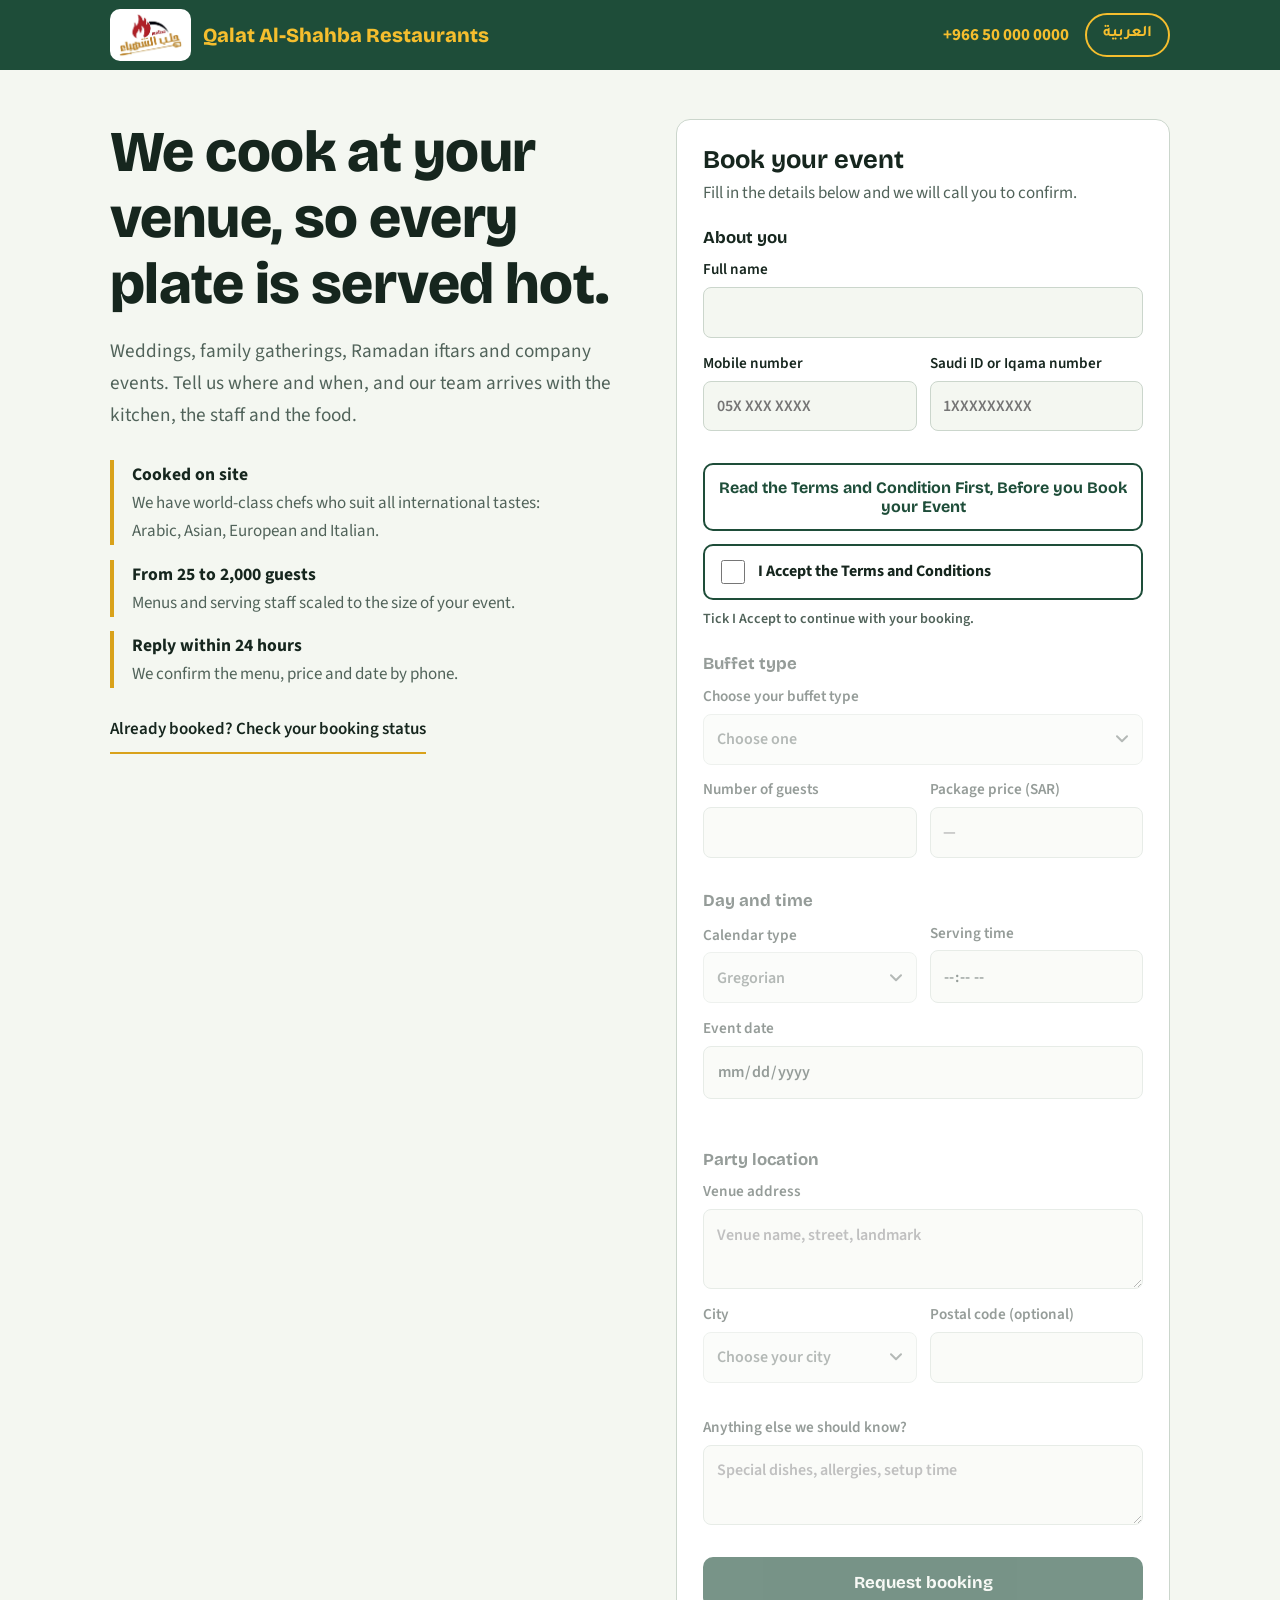
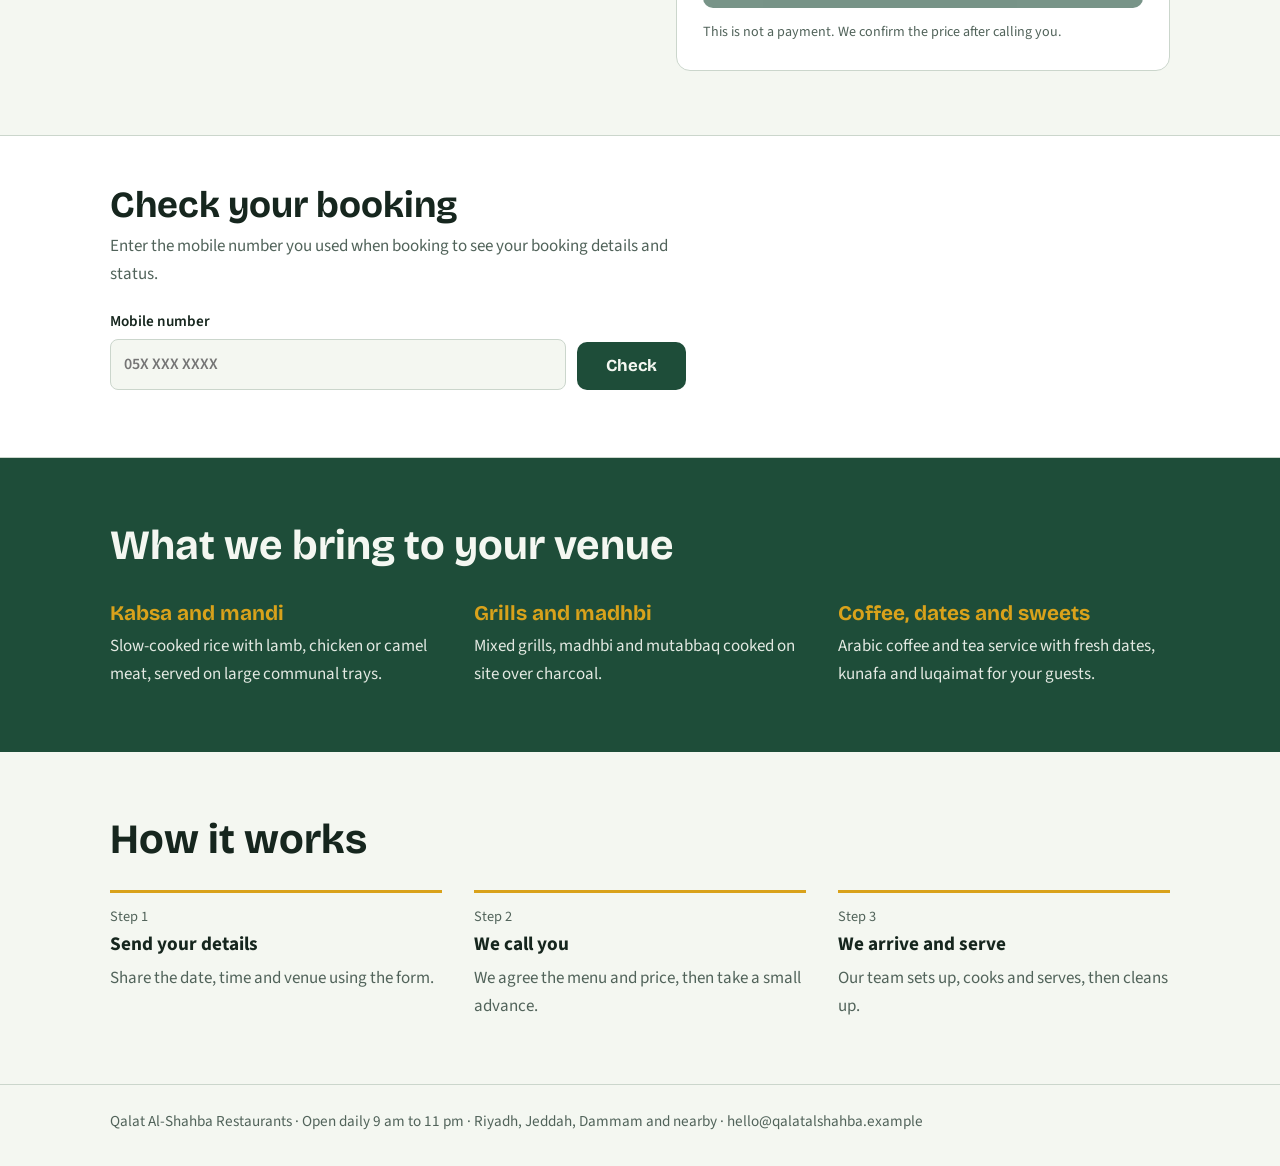
<file: index.html>
<!DOCTYPE html>
<html lang="en" dir="ltr">
<head>
<meta charset="utf-8">
<meta name="viewport" content="width=device-width, initial-scale=1, viewport-fit=cover">
<meta name="format-detection" content="telephone=no, date=no, address=no, email=no">
<meta name="color-scheme" content="light only">
<meta name="theme-color" content="#1E4D39">
<title>Qalat Al-Shahba Restaurants – Outside Catering</title>
<link rel="icon" type="image/png" href="logo.png">
<link rel="stylesheet" href="https://fonts.googleapis.com/css2?family=Bricolage+Grotesque:wght@500;700;800&family=Source+Sans+3:wght@400;600&family=Tajawal:wght@400;500;700;800&display=swap">
<link rel="stylesheet" href="style.css">
</head>
<body>
<header class="site">
  <div class="wrap bar">
  <a class="brand" href="#">
    <img class="mark" src="logo.png" alt="" width="120" height="76">
    <span class="name" data-i18n="logo">Qalat Al-Shahba Restaurants</span>
  </a>
  <div class="tools">
    <a class="call" dir="ltr" href="tel:+966500000000">+966 50 000 0000</a>
    <button class="lang" id="lang" type="button" aria-label="Switch language">العربية</button>
  </div>
  </div>
</header>

<div class="wrap">
  <section class="hero">
    <div>
      <h1 data-i18n="h1">We cook at your venue, so every plate is served hot.</h1>
      <p class="lead" data-i18n="lead">Weddings, family gatherings, Ramadan iftars and company events. Tell us where and when, and our team arrives with the kitchen, the staff and the food.</p>
      <ul class="facts">
        <li><b data-i18n="f1t">Cooked on site</b><span data-i18n="f1d">We have world-class chefs who suit all international tastes: Arabic, Asian, European and Italian.</span></li>
        <li><b data-i18n="f2t">From 25 to 2,000 guests</b><span data-i18n="f2d">Menus and serving staff scaled to the size of your event.</span></li>
        <li><b data-i18n="f3t">Reply within 24 hours</b><span data-i18n="f3d">We confirm the menu, price and date by phone.</span></li>
      </ul>
      <p class="trackhint"><a href="#track" data-i18n="trackLink">Already booked? Check your booking status</a></p>
    </div>

    <div class="card" id="book">
      <form id="form">
        <h2 data-i18n="bookTitle">Book your event</h2>
        <p class="sub" data-i18n="bookSub">Fill in the details below and we will call you to confirm.</p>

        <fieldset>
          <legend data-i18n="lgYou">About you</legend>
          <label><span data-i18n="name">Full name</span>
            <input name="name" required autocomplete="name">
          </label>
          <div class="row">
            <label><span data-i18n="phone">Mobile number</span>
              <input name="phone" type="tel" dir="ltr" required pattern="(\+966|00966|0)?5[0-9]{8}" placeholder="05X XXX XXXX" autocomplete="tel">
            </label>
            <label><span data-i18n="idno">Saudi ID or Iqama number</span>
              <input name="idno" dir="ltr" inputmode="numeric" maxlength="10" pattern="[12][0-9]{9}" placeholder="1XXXXXXXXX" autocomplete="off" required>
            </label>
          </div>
        </fieldset>

        <div class="terms-gate" id="termsGate">
          <a class="terms-link" id="termsLink" href="terms.html#conditions" data-i18n="termsBtn">Read the Terms and Condition First, Before you Book your Event</a>
          <label class="accept"><input type="checkbox" id="accept" autocomplete="off"><span data-i18n="accept">I Accept the Terms and Conditions</span></label>
          <p class="note" id="acceptHint" data-i18n="acceptHint">Tick I Accept to continue with your booking.</p>
        </div>

        <fieldset class="gated">
          <legend data-i18n="lgBuffet">Buffet type</legend>
          <label><span data-i18n="buffet">Choose your buffet type</span>
            <select name="buffet" id="buffet" required>
              <option value="" data-i18n="choose">Choose one</option>
              <option value="Ordinary" data-i18n="buffetOrd">Ordinary Buffet</option>
              <option value="VIP" data-i18n="buffetVip">Small Buffet only for Al-Baha</option>
              <option value="Coffee" data-i18n="buffetCoffee">Coffee break Buffet</option>
              <option value="VIPKing" data-i18n="buffetKing">VIP King Buffet</option>
              <option value="Silver" data-i18n="buffetSilver">Silver Buffet</option>
              <option value="Breakfast" data-i18n="buffetBreakfast">Breakfast Buffet</option>
            </select>
          </label>
          <div class="field" id="pkgBox" hidden>
            <span class="flabel" id="pkgLabel" data-i18n="pkg">Choose your package</span>
            <div class="pk" id="pk">
              <select name="package" id="package" required disabled tabindex="-1" aria-hidden="true">
                <option value="" data-i18n="choosePkg">Choose a package</option>
              </select>
              <button type="button" class="pk-btn" id="pkBtn" aria-haspopup="listbox" aria-expanded="false" aria-labelledby="pkgLabel"><span id="pkTxt"></span></button>
              <div class="pk-back" id="pkBack" hidden></div>
              <div class="pk-list" id="pkList" role="listbox" hidden></div>
            </div>
          </div>
          <p class="note" id="pkgInfo" aria-live="polite" hidden></p>
          <div class="field" id="cbBox" hidden>
            <span class="flabel" id="cbLabel" data-i18n="cb">Choose your menu items</span>
            <div class="pk" id="cb">
              <button type="button" class="pk-btn" id="cbBtn" aria-haspopup="listbox" aria-expanded="false" aria-labelledby="cbLabel"><span id="cbTxt"></span></button>
              <div class="pk-back" id="cbBack" hidden></div>
              <div class="pk-list" id="cbList" role="listbox" aria-multiselectable="true" hidden></div>
            </div>
            <p class="note" id="cbInfo" aria-live="polite" hidden></p>
          </div>
          <div class="row">
            <label><span data-i18n="guests">Number of guests</span>
              <input name="guests" type="number" dir="ltr" min="10" max="5000" required>
            </label>
            <label id="priceBox"><span data-i18n="pkgPrice">Package price (SAR)</span>
              <input id="pkgPrice" dir="ltr" readonly tabindex="-1" placeholder="—" style="font-weight:700">
            </label>
          </div>
        </fieldset>

        <fieldset class="gated">
          <legend data-i18n="lgWhen">Day and time</legend>
          <div class="row">
            <label><span data-i18n="calType">Calendar type</span>
              <select name="cal" id="cal">
                <option value="G" data-i18n="calG">Gregorian</option>
                <option value="H" data-i18n="calH">Hijri</option>
              </select>
            </label>
            <label><span data-i18n="time">Serving time</span>
              <input name="time" type="time" dir="ltr" required>
            </label>
          </div>
          <div id="gBox">
            <label><span data-i18n="date">Event date</span>
              <input name="date" id="date" type="date" dir="ltr" required>
            </label>
          </div>
          <div id="hBox" class="row3" hidden>
            <label><span data-i18n="day">Day</span><select id="hd" disabled></select></label>
            <label><span data-i18n="month">Month</span><select id="hm" disabled></select></label>
            <label><span data-i18n="year">Year</span><select id="hy" disabled></select></label>
          </div>
          <p class="note eq" id="equiv" aria-live="polite"></p>
        </fieldset>

        <fieldset class="gated">
          <legend data-i18n="lgWhere">Party location</legend>
          <label><span data-i18n="address">Venue address</span>
            <textarea name="address" required data-i18n-ph="addressPh" placeholder="Venue name, street, landmark"></textarea>
          </label>
          <div class="row">
            <label><span data-i18n="city">City</span>
              <select name="city" required>
                <option value="" data-i18n="chooseCity">Choose your city</option>
                <option value="الباحة" lang="ar">الباحة</option>
                <option value="بني سار" lang="ar">بني سار</option>
                <option value="بني كبير" lang="ar">بني كبير</option>
                <option value="بلجرشي" lang="ar">بلجرشي</option>
                <option value="العقيق" lang="ar">العقيق</option>
                <option value="المندق" lang="ar">المندق</option>
                <option value="الاطاولة" lang="ar">الاطاولة</option>
                <option value="جرب" lang="ar">جرب</option>
                <option value="المخواه" lang="ar">المخواه</option>
                <option value="نمرة" lang="ar">نمرة</option>
                <option value="كرا" lang="ar">كرا</option>
                <option value="وراخ" lang="ar">وراخ</option>
                <option value="نخال" lang="ar">نخال</option>
                <option value="معشوقة" lang="ar">معشوقة</option>
                <option value="بيده" lang="ar">بيده</option>
                <option value="بني حسن" lang="ar">بني حسن</option>
                <option value="بالشهم" lang="ar">بالشهم</option>
                <option value="البشائر" lang="ar">البشائر</option>
              </select>
            </label>
            <label><span data-i18n="postal">Postal code (optional)</span>
              <input name="postal" dir="ltr" inputmode="numeric" pattern="[0-9]{5}">
            </label>
          </div>
        </fieldset>

        <fieldset class="gated">
          <label><span data-i18n="notes">Anything else we should know?</span>
            <textarea name="notes" data-i18n-ph="notesPh" placeholder="Special dishes, allergies, setup time"></textarea>
          </label>
        </fieldset>

        <p class="err" id="err" role="alert" hidden></p>
        <button class="go" type="submit" data-i18n="submit">Request booking</button>
        <p class="note" data-i18n="note">This is not a payment. We confirm the price after calling you.</p>
      </form>

      <div class="confirm" id="confirm" tabindex="-1" aria-live="polite">
        <h2 data-i18n="doneTitle">Request received</h2>
        <p class="sub" data-i18n="doneSub">We will call you on the number below within 24 hours.</p>
        <dl id="summary"></dl>
        <button class="link" id="again" type="button" data-i18n="again">Make another booking</button>
      </div>
    </div>
  </section>
</div>

<section class="track" id="track">
  <div class="wrap">
    <h2 data-i18n="trackTitle">Check your booking</h2>
    <p class="sub" data-i18n="trackSub">Enter the mobile number you used when booking to see your booking details and status.</p>
    <form id="trackForm" class="trackform" novalidate>
      <label class="trackfield"><span data-i18n="phone">Mobile number</span>
        <input id="trackPhone" type="tel" dir="ltr" inputmode="tel" autocomplete="tel" placeholder="05X XXX XXXX" maxlength="20" required>
      </label>
      <button class="go" id="trackBtn" type="submit" data-i18n="trackBtn">Check</button>
    </form>
    <p class="trackmsg" id="trackMsg" role="status" aria-live="polite" hidden></p>
    <div class="trackout" id="trackOut"></div>
  </div>
</section>

<section class="menus">
  <div class="wrap">
    <h2 data-i18n="menusTitle">What we bring to your venue</h2>
    <div class="grid">
      <div><h3 data-i18n="m1t">Kabsa and mandi</h3><p data-i18n="m1d">Slow-cooked rice with lamb, chicken or camel meat, served on large communal trays.</p></div>
      <div><h3 data-i18n="m2t">Grills and madhbi</h3><p data-i18n="m2d">Mixed grills, madhbi and mutabbaq cooked on site over charcoal.</p></div>
      <div><h3 data-i18n="m3t">Coffee, dates and sweets</h3><p data-i18n="m3d">Arabic coffee and tea service with fresh dates, kunafa and luqaimat for your guests.</p></div>
    </div>
  </div>
</section>

<section class="steps">
  <div class="wrap">
    <h2 data-i18n="stepsTitle">How it works</h2>
    <ol>
      <li><small data-i18n="s1n">Step 1</small><b data-i18n="s1t">Send your details</b><p data-i18n="s1d">Share the date, time and venue using the form.</p></li>
      <li><small data-i18n="s2n">Step 2</small><b data-i18n="s2t">We call you</b><p data-i18n="s2d">We agree the menu and price, then take a small advance.</p></li>
      <li><small data-i18n="s3n">Step 3</small><b data-i18n="s3t">We arrive and serve</b><p data-i18n="s3d">Our team sets up, cooks and serves, then cleans up.</p></li>
    </ol>
  </div>
</section>

<footer>
  <div class="wrap" data-i18n="foot">Qalat Al-Shahba Restaurants · Open daily 9 am to 11 pm · Riyadh, Jeddah, Dammam and nearby · hello@qalatalshahba.example</div>
</footer>

<script>
  // =========================================================
  // PASTE YOUR SUPABASE PROJECT DETAILS HERE (same as register.html)
  // =========================================================
  const SUPABASE_URL = "https://zxrlbenaxmjsfgexpkup.supabase.co";
  const SUPABASE_ANON_KEY = "sb_publishable_LsIi7VlsX2mRc6biHqgnZg_2aXDJOsL";
  window.SUPABASE_CONFIG = { url: SUPABASE_URL, key: SUPABASE_ANON_KEY };
</script>
<script src="agreement.js"></script>
<script src="script.js"></script>
</body>
</html>
</file>
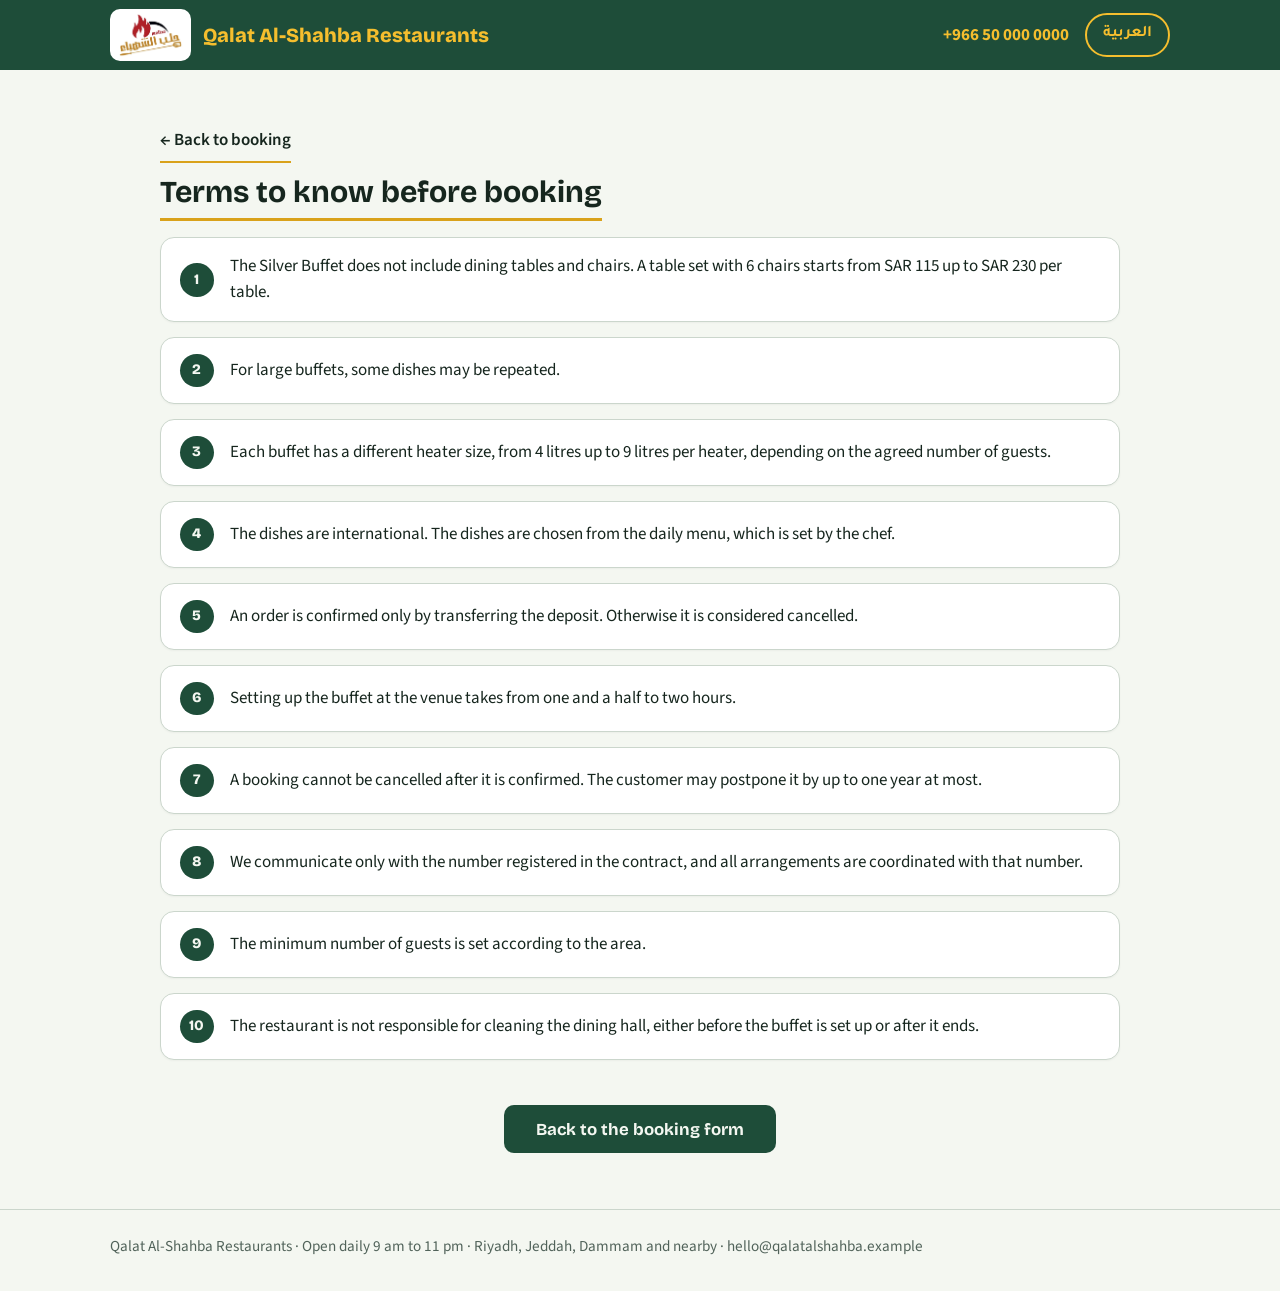
<file: terms.html>
<!DOCTYPE html>
<html lang="en" dir="ltr">
<head>
<meta charset="utf-8">
<meta name="viewport" content="width=device-width, initial-scale=1, viewport-fit=cover">
<meta name="format-detection" content="telephone=no, date=no, address=no, email=no">
<meta name="color-scheme" content="light only">
<meta name="theme-color" content="#1E4D39">
<title>Terms and Conditions – Qalat Al-Shahba Restaurants</title>
<link rel="icon" type="image/png" href="logo.png">
<link rel="stylesheet" href="https://fonts.googleapis.com/css2?family=Bricolage+Grotesque:wght@500;700;800&family=Source+Sans+3:wght@400;600&family=Tajawal:wght@400;500;700;800&display=swap">
<link rel="stylesheet" href="style.css">
<link rel="stylesheet" href="terms.css">
</head>
<body>
<header class="site">
  <div class="wrap bar">
    <a class="brand" href="index.html">
      <img class="mark" src="logo.png" alt="" width="120" height="80">
      <span class="name" id="brand">Qalat Al-Shahba Restaurants</span>
    </a>
    <div class="tools">
      <a class="call" dir="ltr" href="tel:+966500000000">+966 50 000 0000</a>
      <button class="lang" id="lang" type="button" aria-label="Switch language">العربية</button>
    </div>
  </div>
</header>

<main class="wrap doc">
  <a class="back" id="back" href="index.html#book"></a>

  <section id="conditions">
    <h2 id="hTerms"></h2>
    <ol class="terms" id="termsList"></ol>
  </section>

  <div id="content">
  <p class="cta"><a class="btn" id="cta" href="index.html#book"></a></p>
  </div>
</main>

<footer>
  <div class="wrap" id="foot"></div>
</footer>

<script src="terms.js"></script>
</body>
</html>
</file>
<file: style.css>
:root{
  --bg:#F4F7F1; --surface:#FFFFFF; --ink:#16261E; --muted:#51635A;
  --head:#1E4D39; --yellow:#F5BE2E; --leaf:#1E4D39; --leaf-ink:#F4F7F1; --gold:#D9A21B; --line:#CBD6CC; --err:#B3321F;
  box-sizing:border-box;
  padding-top:env(safe-area-inset-top,0px); padding-bottom:env(safe-area-inset-bottom,0px);
}
:root[data-theme="dark"]{--bg:#101A15;--surface:#182620;--ink:#ECF2EC;--muted:#A3B4A9;--leaf:#2F7A58;--leaf-ink:#fff;--line:#2E4237;--err:#FF8A78}
html{background:var(--bg);color-scheme:light;scroll-padding-top:calc(env(safe-area-inset-top,0px) + 5rem);scroll-behavior:smooth}
*,*::before,*::after{box-sizing:border-box}
body{margin:0;background:var(--bg);color:var(--ink);font:400 1.0625rem/1.65 "Source Sans 3","Tajawal",system-ui,sans-serif}
h1,h2,h3{font-family:"Bricolage Grotesque","Tajawal","Segoe UI",sans-serif;line-height:1.15;margin:0}
html[lang="ar"] h1,html[lang="ar"] h2,html[lang="ar"] h3{line-height:1.4}
html[lang="ar"] h1,html[lang="ar"] h2,html[lang="ar"] h3,html[lang="ar"] legend,html[lang="ar"] button.go{font-family:"Tajawal",sans-serif;font-weight:800}
html[lang="ar"] body{font-family:"Tajawal",sans-serif}
a{color:inherit}
.wrap{max-width:1100px;margin:0 auto;padding:0 1.25rem;padding-left:max(1.25rem,env(safe-area-inset-left));padding-right:max(1.25rem,env(safe-area-inset-right))}
.site{position:sticky;top:env(safe-area-inset-top,0px);z-index:50;background:var(--head);border-bottom:1px solid rgba(255,255,255,.15)}
.bar{display:flex;justify-content:space-between;align-items:center;padding-top:.55rem;padding-bottom:.55rem}
.brand{display:flex;align-items:center;text-decoration:none;min-width:0}
.brand>*+*{margin-inline-start:.8rem}
.mark{height:52px;width:auto;background:#fff;border-radius:10px;padding:4px 8px;flex:none}
.name{font:800 1.25rem/1.3 "Bricolage Grotesque","Tajawal",sans-serif;color:var(--yellow)}
html[lang="ar"] .name{font-family:"Tajawal",sans-serif}
.tools{display:flex;align-items:center;flex:none;margin-inline-start:1rem}
.tools>*+*{margin-inline-start:1rem}
.call{font-weight:700;text-decoration:none;color:var(--yellow)}
.lang{font:700 1rem "Tajawal","Source Sans 3",sans-serif;padding:.45rem 1rem;color:var(--yellow);background:transparent;border:2px solid var(--yellow);border-radius:999px;cursor:pointer}
.lang:hover{background:var(--yellow);color:#16261E}

.hero{display:grid;grid-template-columns:1.05fr 1fr;gap:3rem;align-items:start;padding:3rem 0 4rem}
.hero h1{font-size:2.6rem;font-size:clamp(2.2rem,6vw,4.1rem);font-weight:800;letter-spacing:-.01em}
html[lang="ar"] .hero h1{letter-spacing:0}
.lead{max-width:34rem;color:var(--muted);font-size:1.2rem;margin:1.2rem 0 1.8rem}
.facts{list-style:none;padding:0;margin:0;display:grid;gap:.9rem;max-width:30rem}
.facts li{padding-inline-start:1.1rem;border-inline-start:4px solid var(--gold)}
.facts b{display:block;font-size:1.1rem}
.facts span{color:var(--muted)}

.card{background:var(--surface);border:1px solid var(--line);border-radius:14px;padding:1.6rem}
.card h2{font-size:1.6rem;margin-bottom:.3rem}
.sub{color:var(--muted);margin:0 0 1.2rem}
fieldset{border:0;padding:0;margin:0 0 1.2rem}
legend{font:700 1.05rem "Bricolage Grotesque","Tajawal",sans-serif;padding:0;margin-bottom:.6rem}
.row{display:grid;grid-template-columns:1fr 1fr;gap:.8rem}
.row3{display:grid;grid-template-columns:1fr 1.4fr 1fr;gap:.8rem}
[hidden]{display:none!important}
.eq{margin:-.3rem 0 .9rem;min-height:1.3em}
label{display:block;font-weight:600;font-size:.95rem;margin-bottom:.8rem}
input,select,textarea{display:block;width:100%;margin-top:.3rem;padding:.7rem .8rem;font:inherit;color:var(--ink);background:var(--bg);border:1.5px solid var(--line);border-radius:8px}
input[dir="ltr"]{text-align:start}
html[dir="rtl"] input[dir="ltr"]{text-align:right}
textarea{min-height:5rem;resize:vertical}
input:focus-visible,select:focus-visible,textarea:focus-visible,button:focus-visible,a:focus-visible{outline:3px solid var(--gold);outline-offset:2px}
input:user-invalid,select:user-invalid{border-color:var(--err)}
button.go{width:100%;padding:.95rem;font:700 1.05rem "Bricolage Grotesque","Tajawal",sans-serif;background:var(--leaf);color:var(--leaf-ink);border:0;border-radius:10px;cursor:pointer}
button.go:hover{filter:brightness(1.12)}
.note{font-size:.88rem;color:var(--muted);margin:.8rem 0 0}

.confirm{display:none}
.confirm.show{display:block;animation:pop .35s ease-out}
@keyframes pop{from{opacity:0;transform:scale(.98)}to{opacity:1;transform:none}}
.confirm dl{margin:1rem 0;display:grid;grid-template-columns:auto 1fr;gap:.45rem 1rem}
.confirm dt{color:var(--muted)}
.confirm dd{margin:0;font-weight:600;overflow-wrap:anywhere}
.link{background:none;border:0;padding:0;font:inherit;font-weight:600;border-bottom:2px solid var(--gold);cursor:pointer;color:var(--ink)}

.menus{background:var(--leaf);color:var(--leaf-ink);padding:4rem 0}
.menus h2{font-size:2.1rem;font-size:clamp(1.8rem,4vw,2.6rem);margin-bottom:2rem}
.grid{display:grid;grid-template-columns:repeat(3,1fr);gap:2rem}
.menus h3{font-size:1.3rem;margin-bottom:.4rem;color:var(--gold)}
.menus p{margin:0;opacity:.92}
.steps{padding:4rem 0}
.steps h2{font-size:2.1rem;font-size:clamp(1.8rem,4vw,2.6rem);margin-bottom:1.6rem}
.steps ol{margin:0;padding:0;list-style:none;display:grid;grid-template-columns:repeat(3,1fr);gap:2rem}
.steps li{border-top:3px solid var(--gold);padding-top:.8rem}
.steps small{display:block;color:var(--muted);font-size:.9rem}
.steps b{font-size:1.2rem}
.steps p{margin:.2rem 0 0;color:var(--muted)}
footer{border-top:1px solid var(--line);padding:1.5rem 0 2rem;color:var(--muted);font-size:.95rem}

@media (max-width:860px){
  .hero{grid-template-columns:1fr;gap:2rem}
  .grid,.steps ol{grid-template-columns:1fr}
}
@media (max-width:480px){.mark{height:44px}.name{font-size:1rem}.row{grid-template-columns:1fr}.row3{grid-template-columns:1fr 1.4fr 1fr}.call{display:none}}
@media (prefers-reduced-motion:reduce){*{animation:none!important;scroll-behavior:auto!important}}

.err{color:var(--err);font-weight:600;margin:0 0 .8rem}
button.go:disabled{opacity:.6;cursor:wait}

/* keeps a clear gap under the sticky header while content scrolls past */
.site::after{content:"";position:absolute;left:0;right:0;top:100%;height:16px;background:var(--bg);pointer-events:none}

.terms-link{display:block;width:100%;text-align:center;padding:.8rem;margin:0 0 .8rem;font:700 1rem "Bricolage Grotesque","Tajawal",sans-serif;color:var(--leaf);background:transparent;border:2px solid var(--leaf);border-radius:10px;text-decoration:none}
.terms-link:hover{background:var(--leaf);color:var(--leaf-ink)}
html[lang="ar"] .terms-link{font-family:"Tajawal",sans-serif;font-weight:800}

/* ---- phones (iPhone and Android) ---- */
html{-webkit-text-size-adjust:100%;text-size-adjust:100%}
a,button{-webkit-tap-highlight-color:rgba(30,77,57,.18);touch-action:manipulation}
button,input,select,textarea{-webkit-appearance:none;appearance:none;border-radius:8px}
.lang{min-height:44px}
@media (max-width:480px){
  .name{font-size:.95rem;line-height:1.25}
  .lang{padding:.4rem .9rem}
}
@media (max-width:360px){
  .mark{height:38px}
  .name{font-size:.85rem}
  .tools{margin-inline-start:.5rem}
}

/* ---- Check your booking ---- */
.trackhint{margin:1.2rem 0 0;max-width:30rem}
.trackhint a{display:inline-block;padding:.5rem 0;font-weight:600;text-decoration:none;border-bottom:2px solid var(--gold)}
.track{padding:3rem 0;background:var(--surface);border-top:1px solid var(--line);border-bottom:1px solid var(--line)}
.track h2{font-size:1.9rem;font-size:clamp(1.6rem,4vw,2.3rem);margin-bottom:.4rem}
html[lang="ar"] .track h2{line-height:1.45}
.track .sub{color:var(--muted);margin:0 0 1.3rem;max-width:38rem}
.trackform{display:flex;align-items:flex-end;max-width:36rem}
.trackfield{display:block;flex:1;margin:0}
.trackform .go{width:auto;flex:none;padding:.75rem 1.8rem;margin-inline-start:.7rem;min-height:48px}
.trackfield input{margin-top:.3rem}
.trackmsg{margin:1rem 0 0;font-weight:600}
.trackmsg.bad{color:var(--err)}
.trackout{display:grid;grid-template-columns:repeat(auto-fill,minmax(290px,1fr));grid-column-gap:1rem;grid-row-gap:1rem;column-gap:1rem;row-gap:1rem;margin-top:1.2rem}
.tk{background:var(--bg);border:1px solid var(--line);border-radius:14px;padding:1.1rem}
.tk-head{display:flex;justify-content:space-between;align-items:center;margin-bottom:.6rem}
.tk-ref{font:800 1.1rem "Bricolage Grotesque","Tajawal",sans-serif}
.tk-st{padding:.15rem .8rem;border:2px solid;border-radius:999px;font-weight:700;font-size:.9rem}
.tk[data-status="new"] .tk-st{border-color:var(--gold);background:#FFF4D1;color:#16261E}
.tk[data-status="confirmed"] .tk-st{border-color:var(--leaf);background:#DDEFE5;color:#16261E}
.tk[data-status="completed"] .tk-st{border-color:#7a8a82;background:#E9EEEA;color:#16261E}
.tk[data-status="cancelled"] .tk-st{border-color:var(--err);background:#F8E1DD;color:#16261E}
.tk-when{font:700 1.1rem/1.35 "Bricolage Grotesque","Tajawal",sans-serif}
.tk-when small{display:block;font:400 .95rem "Source Sans 3","Tajawal",sans-serif;color:var(--muted)}
.tk dl{margin:.7rem 0;display:grid;grid-template-columns:5.5rem 1fr;grid-column-gap:.8rem;column-gap:.8rem;grid-row-gap:.25rem;row-gap:.25rem}
.tk dt{color:var(--muted);font-size:.92rem}
.tk dd{margin:0;font-weight:600;overflow-wrap:anywhere}
.tk-note{margin:.7rem 0 0;padding:.55rem .75rem;background:var(--surface);border-radius:8px;font-size:.95rem}
html[lang="ar"] .tk-ref,html[lang="ar"] .tk-when{font-family:"Tajawal",sans-serif}
@media (max-width:480px){
  .trackform{display:block}
  .trackform .go{width:100%;margin:.8rem 0 0}
  .track{padding:2.2rem 0}
}

/* iPhones zoom the page when a field's text is under 16px, so keep every field at 16px or more */
input,select,textarea{font-size:1rem}

.tk-signed{margin:.6rem 0 0;font-weight:700;color:var(--leaf)}
.tk-ag{display:block;width:100%;min-height:46px;margin-top:.8rem;padding:.6rem 1rem;font:700 1rem "Bricolage Grotesque","Tajawal",sans-serif;color:var(--leaf-ink);background:var(--leaf);border:0;border-radius:10px;cursor:pointer}
html[lang="ar"] .tk-ag{font-family:"Tajawal",sans-serif}
.tk-ag:hover{filter:brightness(1.12)}
.tk-verify{margin-top:.7rem;padding:.9rem;background:var(--surface);border:1px solid var(--line);border-radius:10px}
.tk-verify[hidden]{display:none}
.tk-why{margin:0 0 .7rem;font-size:.95rem;color:var(--muted)}
.tk-verify label{margin-bottom:.6rem}
.tk-verify .go{width:100%;min-height:46px}
.tk-verify .trackmsg{margin:.4rem 0 .7rem}

/* dropdown arrow: a clean chevron on every select (also stops iOS drawing its own) */
select{background-image:url("data:image/svg+xml,%3Csvg xmlns='http://www.w3.org/2000/svg' width='12' height='8' viewBox='0 0 12 8'%3E%3Cpath d='M1 1.2l5 5 5-5' fill='none' stroke='%2316261E' stroke-width='2' stroke-linecap='round' stroke-linejoin='round'/%3E%3C/svg%3E");background-repeat:no-repeat;background-size:12px 8px;background-position:right 14px center;padding-right:2.4rem}
html[dir="rtl"] select{background-position:left 14px center;padding-right:.8rem;padding-left:2.4rem}

/* ---- package list: alternating coloured boxes ---- */
.field{display:block;margin-bottom:.8rem}
.flabel{display:block;font-weight:600;font-size:.95rem}
.pk{position:relative;margin-top:.3rem}
.pk select{position:absolute;left:0;top:0;width:100%;height:100%;margin:0;opacity:0;pointer-events:none}
.pk-btn{display:block;width:100%;margin:0;padding:.7rem .8rem;padding-inline-end:2.4rem;font:inherit;font-size:1rem;text-align:start;color:var(--muted);background-color:var(--bg);background-image:url("data:image/svg+xml,%3Csvg xmlns='http://www.w3.org/2000/svg' width='12' height='8' viewBox='0 0 12 8'%3E%3Cpath d='M1 1.2l5 5 5-5' fill='none' stroke='%2316261E' stroke-width='2' stroke-linecap='round' stroke-linejoin='round'/%3E%3C/svg%3E");background-repeat:no-repeat;background-size:12px 8px;background-position:right 14px center;border:1.5px solid var(--line);border-radius:8px;cursor:pointer;white-space:nowrap;overflow:hidden;text-overflow:ellipsis}
.pk-btn.has{color:var(--ink)}
html[dir="rtl"] .pk-btn{background-position:left 14px center}
.pk-list{position:absolute;z-index:40;left:0;right:0;top:calc(100% + 4px);max-height:min(60vh,26rem);overflow-y:auto;padding:.4rem;background:var(--surface);border:2px solid var(--leaf);border-radius:12px;box-shadow:0 12px 30px rgba(22,38,30,.25)}
.pk-grp{padding:.55rem .6rem .3rem;font:700 .85rem "Bricolage Grotesque","Tajawal",sans-serif;color:var(--leaf)}
.pk-it{display:block;width:100%;margin:0 0 .3rem;padding:.65rem .8rem;font:inherit;text-align:start;color:var(--ink);background:#fff;border:1.5px solid var(--line);border-radius:8px;cursor:pointer}
.pk-it.alt{background:#DDEBE1}
.pk-it:hover{background:#FFF1C9;border-color:var(--gold)}
.pk-it.sel{border-color:var(--leaf);box-shadow:inset 0 0 0 1px var(--leaf)}
.pk-h{display:block;font-size:1rem}
.pk-d{display:block;margin-top:.15rem;font-size:.88rem;line-height:1.45;color:var(--muted)}
html[lang="ar"] .pk-grp{font-family:"Tajawal",sans-serif}

/* package list on phones: a bottom sheet so it always fits the screen */
.pk-back{display:none}
@media (max-width:600px){
  .pk-back:not([hidden]){display:block;position:fixed;top:0;right:0;bottom:0;left:0;z-index:70;background:rgba(16,26,21,.5)}
  .pk-list{position:fixed;z-index:80;top:auto;left:.6rem;right:.6rem;bottom:calc(.6rem + env(safe-area-inset-bottom,0px));max-height:72vh;max-height:72dvh}
}

/* ---- layout hardening for mobile, tablet and PC ---- */
.hero>*{min-width:0}
.card,.card form,fieldset{min-width:0;max-width:100%}
.pk,.pk-btn{min-width:0;max-width:100%}
.pk-btn>span{display:block;overflow:hidden;text-overflow:ellipsis;white-space:nowrap}
.note,.eq{overflow-wrap:anywhere}
/* two fields side by side: line the boxes up even when one label wraps to two lines */
.row,.row3{align-items:end}
/* headline: a little smaller on mid-size screens so the form stays the focus */
.hero h1{font-size:clamp(2rem,4.6vw,3.6rem)}
@media (max-width:1024px){.hero{gap:2rem}}
@media (min-width:1400px){.wrap{max-width:1240px}}
#pkgInfo{margin:.6rem 0 1rem}

/* ---- terms gate ---- */
.terms-gate{margin:0 0 1.4rem}
.terms-gate .terms-link{margin-bottom:.8rem}
.accept{display:flex;align-items:center;margin:0 0 .5rem;padding:.8rem 1rem;font-size:1rem;font-weight:700;background:var(--surface);border:2px solid var(--leaf);border-radius:10px;cursor:pointer}
.accept input[type="checkbox"]{-webkit-appearance:checkbox;appearance:auto;display:inline-block;flex:none;width:1.5rem;height:1.5rem;margin:0;margin-inline-end:.8rem;padding:0;accent-color:var(--leaf);cursor:pointer}
.terms-gate .note{margin:.3rem 0 0;font-weight:600}
fieldset.gated[disabled]{opacity:.45}
form.locked button.go:disabled{cursor:not-allowed}

/* ---- coffee break menu picker (ticks inside the same coloured boxes) ---- */
.cb-it{display:flex;align-items:center}
.cb-txt{display:block;min-width:0}
.cb-chk{flex:none;display:flex;align-items:center;justify-content:center;width:1.5rem;height:1.5rem;margin-inline-end:.8rem;background:#fff;border:2px solid var(--leaf);border-radius:6px}
.cb-it.sel .cb-chk{background:var(--leaf)}
.cb-it.sel .cb-chk::after{content:"";width:.4rem;height:.8rem;margin-top:-.15rem;border:solid #fff;border-width:0 2.5px 2.5px 0;transform:rotate(45deg)}
.cb-done{position:sticky;bottom:0;width:100%;margin-top:.3rem;min-height:48px;box-shadow:0 -8px 10px #fff}
#cbInfo{margin:.6rem 0 1rem;line-height:1.6}

/* word shown beside guests and price on the Small Buffet packages */
.pk-top{display:flex;align-items:center;justify-content:space-between;gap:.6rem}
.pk-tag{flex:none;padding:.15rem .7rem;font-size:.85rem;font-weight:800;border:1.5px solid;border-radius:999px;white-space:nowrap}
.pk-tag-VIP{background:#F5BE2E;border-color:#D9A21B;color:#16261E}
.pk-tag-Ordinary{background:#fff;border-color:var(--leaf);color:var(--leaf)}
</file>
<file: terms.css>
/* Price list page (uses the header and colours from style.css) */
main.doc{max-width:1000px;padding-top:3rem;padding-bottom:3.5rem}
.back{display:inline-flex;align-items:center;min-height:44px;margin-bottom:.8rem;font-weight:600;text-decoration:none;border-bottom:2px solid var(--gold)}
.doc h1{font-size:2.2rem;font-size:clamp(1.9rem,5vw,3rem);font-weight:800}
.doc .lead{max-width:40rem;color:var(--muted);font-size:1.1rem;margin:.8rem 0 2.2rem}
.doc section{margin-bottom:2.8rem}
.doc h2{font-size:1.6rem;font-size:clamp(1.4rem,3vw,1.9rem);margin-bottom:1rem;padding-bottom:.5rem;border-bottom:3px solid var(--gold);display:inline-block}
html[lang="ar"] .doc h1,html[lang="ar"] .doc h2{line-height:1.45}
.doc .note{margin:0 0 1rem;font-weight:600;color:var(--leaf)}

.tw{overflow-x:auto;background:var(--surface);border:1px solid var(--line);border-radius:12px}
table.pl{width:100%;border-collapse:collapse}
.pl th,.pl td{padding:.65rem .9rem;text-align:start;border-bottom:1px solid var(--line)}
.pl th{background:var(--leaf);color:var(--leaf-ink);font-size:.9rem;white-space:nowrap}
.pl tbody tr:nth-child(even){background:var(--bg)}
.pl tbody tr:last-child td{border-bottom:0}
.pl .pkg{font-weight:700}
.pl .price{font-weight:800;color:var(--leaf);white-space:nowrap}
.pl .num{font-variant-numeric:tabular-nums}
.pl td{word-break:break-word}

.cta{margin:0;text-align:center}
.btn{display:inline-flex;align-items:center;justify-content:center;min-height:48px;padding:.8rem 2rem;font:700 1.05rem "Bricolage Grotesque",sans-serif;color:var(--leaf-ink);background:var(--leaf);border-radius:10px;text-decoration:none}
html[lang="ar"] .btn{font-family:"Tajawal",sans-serif}
.btn:hover{filter:brightness(1.12)}

/* terms and conditions: numbered cards */
.terms{list-style:none;margin:0;padding:0;display:grid;grid-row-gap:.9rem;row-gap:.9rem;counter-reset:term}
.terms li{counter-increment:term;display:flex;align-items:center;margin:0;padding:1rem 1.2rem;line-height:1.5;background:var(--surface);border:1px solid var(--line);border-radius:14px;box-shadow:0 1px 2px rgba(22,38,30,.04)}
.terms li::before{content:counter(term);flex:none;display:flex;align-items:center;justify-content:center;width:2.1rem;height:2.1rem;margin-inline-end:1rem;border-radius:50%;background:var(--leaf);color:var(--leaf-ink);font:800 .9rem/1 "Bricolage Grotesque",sans-serif}
html[lang="ar"] .terms li::before{font-family:"Tajawal",sans-serif}
#conditions{scroll-margin-top:5rem}

@media (max-width:640px){
  main.doc{padding-top:2rem;padding-bottom:2.5rem}
  .doc .lead{margin-bottom:1.6rem}
  .doc section{margin-bottom:2.2rem}
  .tw{overflow:visible;background:none;border:0;border-radius:0}
  .pl,.pl thead,.pl tbody,.pl tr,.pl td{display:block}
  .pl thead{display:none}
  .pl tr,.pl tbody tr:nth-child(even){background:var(--surface);border:1px solid var(--line);border-radius:12px;padding:.55rem .15rem;margin-bottom:.8rem}
  .pl tbody tr:last-child td{border-bottom:0}
  .pl td{display:flex;align-items:baseline;justify-content:space-between;padding:.28rem .9rem;border:0}
  .pl td::before{content:attr(data-label);flex:none;margin-inline-end:1rem;color:var(--muted);font-weight:600}
  .pl td.dash{display:none}
  .pl .pkg{font-size:1.08rem}
  .pl .price{font-size:1.1rem}
  .cta{text-align:stretch}
  .btn{display:flex;width:100%}
}
@media print{.site,.cta,.back,footer{display:none}body{background:#fff}}
</file>
